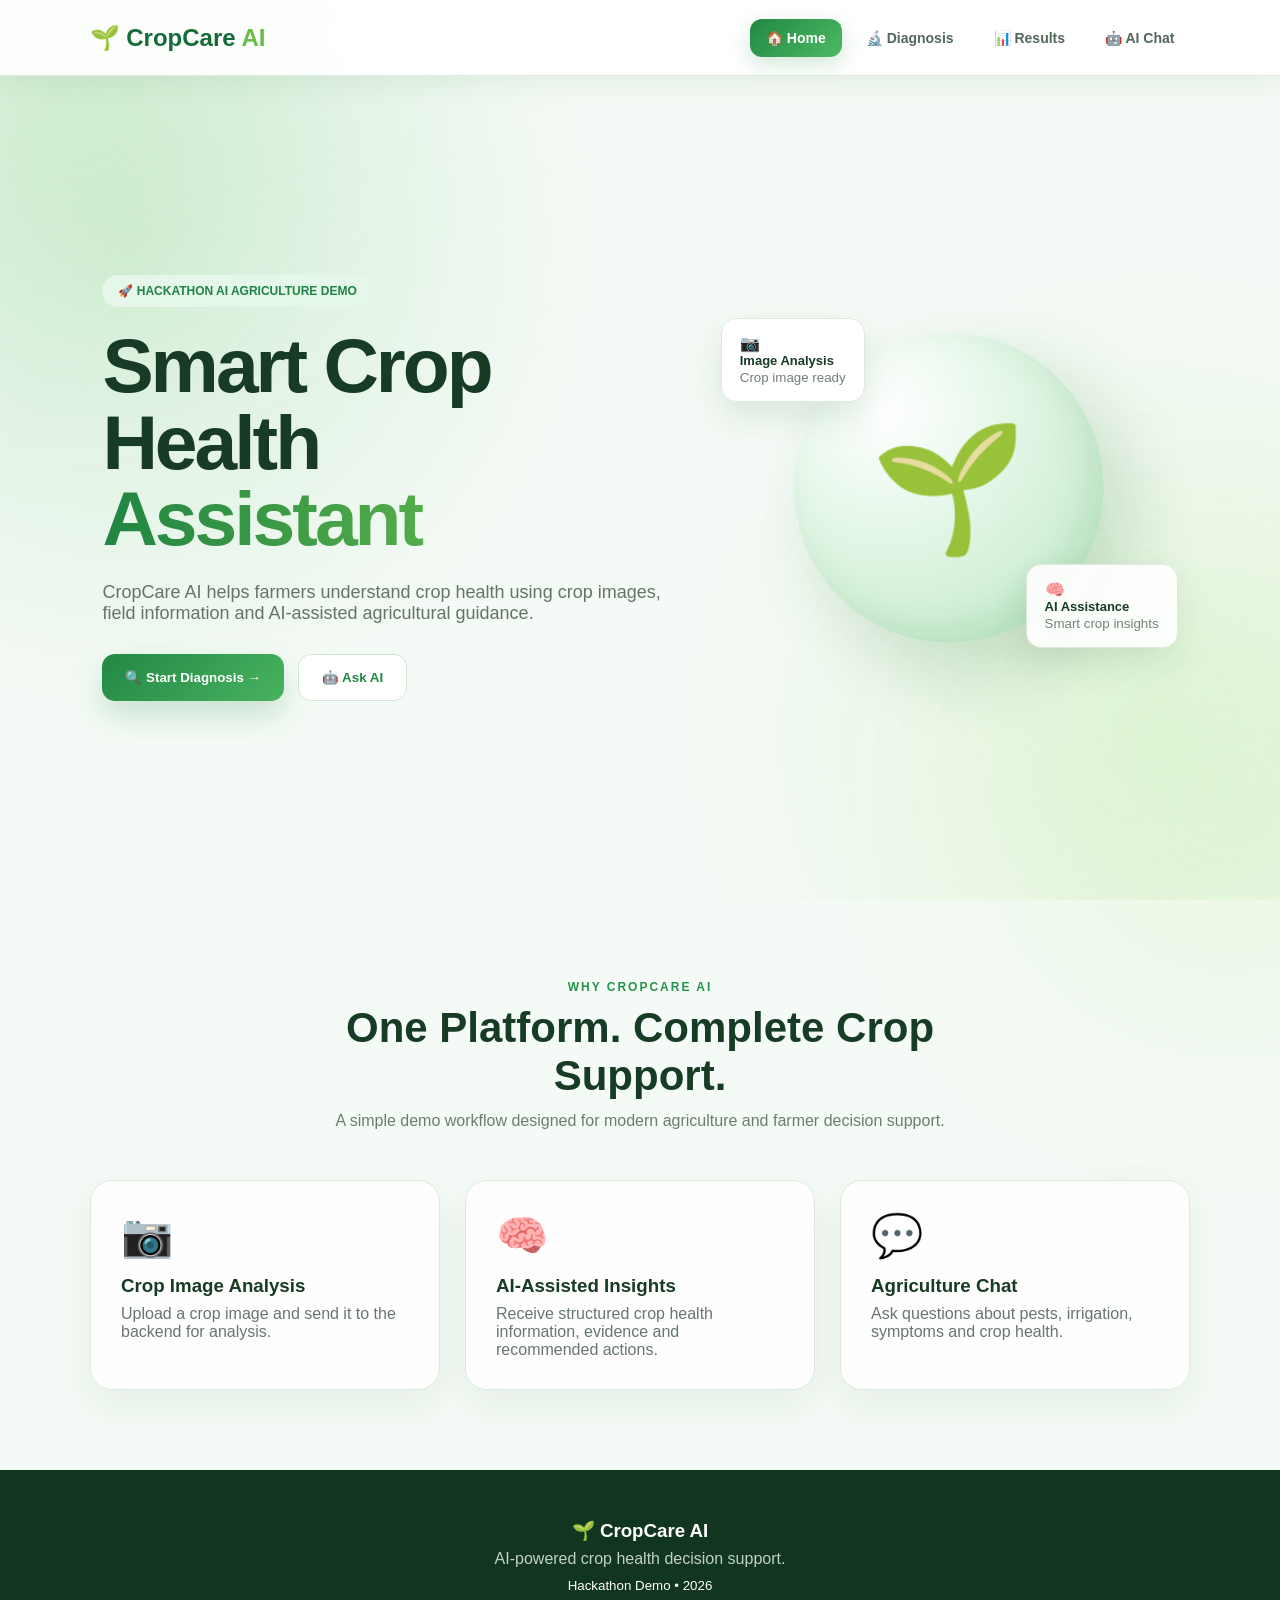
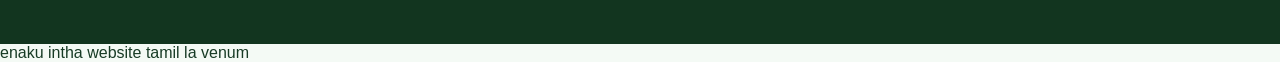
<file: crop-health/index.html>
<!DOCTYPE html>
<html lang="en">
<head>
<meta charset="UTF-8">
<meta name="viewport" content="width=device-width, initial-scale=1.0">

<title>CropCare AI | Smart Agriculture</title>

<style>
/* =========================================================
   CROPCARE AI - HACKATHON DEMO UI
========================================================= */

*{
    margin:0;
    padding:0;
    box-sizing:border-box;
}

html{
    scroll-behavior:smooth;
}

body{
    font-family:Inter,Arial,Helvetica,sans-serif;
    background:#f4faf5;
    color:#173b25;
    overflow-x:hidden;
}

/* =========================================================
   BACKGROUND
========================================================= */

body::before{
    content:"";
    position:fixed;
    width:420px;
    height:420px;
    border-radius:50%;
    background:#7cdb82;
    filter:blur(120px);
    opacity:.18;
    top:-120px;
    left:-150px;
    z-index:-1;
    animation:blob 8s ease-in-out infinite alternate;
}

body::after{
    content:"";
    position:fixed;
    width:400px;
    height:400px;
    border-radius:50%;
    background:#a5e76c;
    filter:blur(120px);
    opacity:.15;
    right:-150px;
    bottom:-100px;
    z-index:-1;
    animation:blob2 10s ease-in-out infinite alternate;
}

@keyframes blob{
    to{
        transform:translate(100px,120px) scale(1.2);
    }
}

@keyframes blob2{
    to{
        transform:translate(-100px,-100px) scale(1.15);
    }
}

/* =========================================================
   NAVBAR
========================================================= */

.navbar{
    position:fixed;
    top:0;
    left:0;
    width:100%;
    height:76px;
    padding:0 7%;
    display:flex;
    align-items:center;
    justify-content:space-between;
    background:rgba(255,255,255,.88);
    backdrop-filter:blur(20px);
    border-bottom:1px solid #dcebe0;
    box-shadow:0 8px 30px rgba(20,80,35,.07);
    z-index:9999;
}

.logo{
    font-size:24px;
    font-weight:900;
    color:#176b38;
    cursor:pointer;
}

.logo span{
    color:#67bb48;
}

.nav-links{
    display:flex;
    align-items:center;
    gap:8px;
}

.nav-links button{
    border:0;
    background:transparent;
    color:#53665a;
    padding:11px 16px;
    border-radius:12px;
    font-size:14px;
    font-weight:800;
    cursor:pointer;
    transition:.25s;
}

.nav-links button:hover{
    color:#208844;
    background:#edf8ef;
}

.nav-links button.active{
    color:white;
    background:linear-gradient(135deg,#218844,#4db963);
    box-shadow:0 7px 20px rgba(33,136,68,.2);
}

/* =========================================================
   MOBILE NAV
========================================================= */

@media(max-width:700px){

    .navbar{
        padding:0 15px;
    }

    .logo{
        font-size:18px;
    }

    .nav-links{
        gap:2px;
    }

    .nav-links button{
        padding:8px 7px;
        font-size:11px;
    }
}

/* =========================================================
   APP PAGE SYSTEM
========================================================= */

.page{
    display:none;
    min-height:100vh;
    padding-top:76px;
    animation:pageIn .45s ease;
}

.page.active{
    display:block;
}

@keyframes pageIn{
    from{
        opacity:0;
        transform:translateY(15px);
    }

    to{
        opacity:1;
        transform:translateY(0);
    }
}

/* =========================================================
   COMMON
========================================================= */

.container{
    max-width:1150px;
    margin:auto;
    padding:80px 25px;
}

.section-heading{
    text-align:center;
    max-width:750px;
    margin:0 auto 50px;
}

.section-heading .tag{
    color:#26944c;
    font-size:12px;
    font-weight:900;
    letter-spacing:2px;
    margin-bottom:10px;
}

.section-heading h1{
    font-size:clamp(38px,5vw,60px);
    line-height:1.05;
    margin-bottom:15px;
}

.section-heading h2{
    font-size:42px;
    margin-bottom:12px;
}

.section-heading p{
    color:#6d7c72;
}

/* =========================================================
   HOME
========================================================= */

.hero{
    min-height:calc(100vh - 76px);
    padding:70px 8%;
    display:grid;
    grid-template-columns:1.1fr .9fr;
    align-items:center;
    gap:60px;
    background:
        radial-gradient(circle at 10% 20%,rgba(88,190,100,.18),transparent 35%),
        radial-gradient(circle at 90% 80%,rgba(150,225,100,.15),transparent 35%);
}

.hero-content{
    max-width:680px;
}

.badge{
    display:inline-block;
    padding:9px 16px;
    border-radius:30px;
    background:#e4f7e8;
    color:#218347;
    font-size:12px;
    font-weight:900;
    margin-bottom:20px;
}

.hero h1{
    font-size:clamp(45px,6vw,78px);
    line-height:1;
    letter-spacing:-3px;
    margin-bottom:25px;
}

.hero h1 span{
    display:block;
    background:linear-gradient(90deg,#208542,#7ac94f);
    -webkit-background-clip:text;
    -webkit-text-fill-color:transparent;
}

.hero p{
    color:#65736a;
    font-size:18px;
    max-width:620px;
    margin-bottom:30px;
}

.hero-buttons{
    display:flex;
    gap:14px;
    flex-wrap:wrap;
}

.btn{
    border:0;
    padding:15px 23px;
    border-radius:13px;
    font-weight:900;
    cursor:pointer;
    text-decoration:none;
    display:inline-block;
    transition:.3s;
}

.btn-primary{
    color:white;
    background:linear-gradient(135deg,#218844,#49b360);
    box-shadow:0 15px 30px rgba(33,136,68,.2);
}

.btn-primary:hover{
    transform:translateY(-4px);
}

.btn-secondary{
    color:#218844;
    background:white;
    border:1px solid #d2e6d5;
}

.btn-secondary:hover{
    transform:translateY(-4px);
    background:#eef9f0;
}

/* =========================================================
   3D HERO
========================================================= */

.hero-visual{
    min-height:500px;
    display:flex;
    align-items:center;
    justify-content:center;
    position:relative;
    perspective:1000px;
}

.plant-3d{
    width:310px;
    height:310px;
    border-radius:50%;
    display:flex;
    align-items:center;
    justify-content:center;
    font-size:125px;
    background:
        radial-gradient(circle at 30% 25%,#ffffff,#dff5e3 45%,#bce7c5);
    box-shadow:
        25px 30px 70px rgba(25,100,45,.18),
        inset -15px -15px 35px rgba(30,120,50,.1);
    transform-style:preserve-3d;
    animation:plant3d 5s ease-in-out infinite;
}

@keyframes plant3d{
    0%,100%{
        transform:rotateY(-8deg) translateY(0);
    }

    50%{
        transform:rotateY(8deg) translateY(-15px);
    }
}

.floating-info{
    position:absolute;
    padding:15px 18px;
    border-radius:15px;
    background:rgba(255,255,255,.92);
    border:1px solid #dceade;
    box-shadow:0 15px 35px rgba(30,90,40,.12);
    animation:floatCard 4s ease-in-out infinite;
}

.floating-info strong{
    display:block;
    font-size:13px;
}

.floating-info small{
    color:#748178;
}

.info-one{
    top:80px;
    left:0;
}

.info-two{
    right:0;
    bottom:90px;
    animation-delay:1s;
}

@keyframes floatCard{
    50%{
        transform:translateY(-12px);
    }
}

/* =========================================================
   FEATURE CARDS
========================================================= */

.feature-grid{
    display:grid;
    grid-template-columns:repeat(3,1fr);
    gap:25px;
}

.feature-card{
    padding:30px;
    border-radius:22px;
    background:rgba(255,255,255,.8);
    border:1px solid #dceade;
    box-shadow:0 15px 40px rgba(30,80,40,.07);
    transition:.35s;
}

.feature-card:hover{
    transform:translateY(-10px) rotateX(2deg);
    box-shadow:0 25px 60px rgba(30,100,50,.13);
}

.feature-icon{
    font-size:42px;
    margin-bottom:15px;
}

.feature-card h3{
    margin-bottom:8px;
}

.feature-card p{
    color:#68766d;
}

/* =========================================================
   DIAGNOSIS
========================================================= */

.diagnosis-section{
    background:linear-gradient(135deg,#f4fbf5,#ffffff);
}

.diagnosis-grid{
    display:grid;
    grid-template-columns:1fr 1fr;
    gap:28px;
}

.card{
    background:rgba(255,255,255,.9);
    border:1px solid #dceade;
    border-radius:24px;
    padding:30px;
    box-shadow:0 20px 55px rgba(30,90,40,.08);
    transition:.35s;
}

.card:hover{
    transform:translateY(-6px);
    box-shadow:0 28px 70px rgba(30,100,50,.13);
}

.card h2{
    margin-bottom:8px;
}

.card-desc{
    color:#748078;
    margin-bottom:22px;
}

.upload-area{
    height:320px;
    border:2px dashed #b8d8be;
    border-radius:18px;
    background:#f8fcf8;
    display:flex;
    align-items:center;
    justify-content:center;
    text-align:center;
    cursor:pointer;
    overflow:hidden;
    transition:.3s;
}

.upload-area:hover,
.upload-area.drag-over{
    border-color:#38a358;
    background:#effaf1;
    transform:scale(1.01);
}

.upload-icon{
    font-size:58px;
    margin-bottom:10px;
}

.upload-area p{
    color:#77847b;
    font-size:13px;
}

#previewImage{
    display:none;
    width:100%;
    height:100%;
    object-fit:cover;
}

.form-group{
    margin-bottom:16px;
}

.form-group label{
    display:block;
    font-size:13px;
    font-weight:900;
    margin-bottom:7px;
}

.form-group input,
.form-group select,
.form-group textarea{
    width:100%;
    padding:13px;
    border:1px solid #d4e3d7;
    border-radius:11px;
    outline:none;
    background:#fcfffc;
    font:inherit;
}

.form-group textarea{
    min-height:105px;
    resize:vertical;
}

.form-group input:focus,
.form-group select:focus,
.form-group textarea:focus{
    border-color:#42a65c;
    box-shadow:0 0 0 4px rgba(66,166,92,.1);
}

.full-btn{
    width:100%;
    border:0;
    padding:15px;
    border-radius:12px;
    font-weight:900;
    cursor:pointer;
    transition:.3s;
}

.choose-btn{
    margin-top:18px;
    background:#e7f5ea;
    color:#20783d;
}

.analyze-btn{
    margin-top:10px;
    color:white;
    background:linear-gradient(135deg,#218844,#42ac5b);
    box-shadow:0 12px 25px rgba(33,136,68,.2);
}

.full-btn:hover{
    transform:translateY(-3px);
}

/* =========================================================
   RESULTS
========================================================= */

.results-section{
    background:
        radial-gradient(circle at 20% 20%,rgba(100,190,110,.1),transparent 35%),
        #f4faf5;
}

.result-grid{
    display:grid;
    grid-template-columns:1.2fr .8fr;
    gap:28px;
}

.result-header{
    display:flex;
    justify-content:space-between;
    gap:20px;
    margin-bottom:35px;
}

.result-label{
    color:#718078;
    font-size:12px;
    font-weight:900;
}

.status{
    height:max-content;
    padding:8px 15px;
    border-radius:30px;
    background:#fff0c7;
    color:#896800;
    font-size:13px;
    font-weight:900;
}

.confidence-title{
    display:flex;
    justify-content:space-between;
    margin-bottom:10px;
}

.progress{
    height:11px;
    border-radius:20px;
    background:#e3eee5;
    overflow:hidden;
}

.progress div{
    height:100%;
    width:0;
    background:linear-gradient(90deg,#218844,#78c94e);
    transition:width 1.2s ease;
}

.evidence{
    margin-top:30px;
}

.evidence h3{
    margin-bottom:15px;
}

.evidence ul{
    padding-left:20px;
    color:#637068;
}

.evidence li{
    margin-bottom:8px;
}

.action{
    display:flex;
    gap:15px;
    padding:16px 0;
    border-bottom:1px solid #edf2ed;
}

.action span{
    color:#29964e;
    font-weight:900;
}

.action p{
    color:#617068;
}

.warning{
    margin-top:25px;
    padding:17px 20px;
    border-radius:14px;
    background:#fff7dc;
    border:1px solid #f1dfa3;
    color:#715d1b;
}

/* =========================================================
   CHAT
========================================================= */

.chat-container{
    max-width:900px;
    margin:auto;
}

.chatbox{
    background:white;
    border:1px solid #dceade;
    border-radius:24px;
    overflow:hidden;
    box-shadow:0 25px 65px rgba(30,90,40,.1);
}

.chat-header{
    padding:20px 24px;
    background:linear-gradient(135deg,#1f8142,#43aa5d);
    color:white;
    display:flex;
    justify-content:space-between;
    font-weight:900;
}

.online{
    color:#c5f4cc;
    font-size:13px;
}

.messages{
    height:430px;
    overflow-y:auto;
    padding:25px;
    background:#f7fbf7;
}

.bot-message,
.user-message{
    max-width:75%;
    padding:13px 16px;
    border-radius:16px;
    margin-bottom:13px;
    font-size:14px;
}

.bot-message{
    background:#e5f4e8;
    color:#36543e;
}

.user-message{
    margin-left:auto;
    background:linear-gradient(135deg,#218844,#3ca85a);
    color:white;
}

.chat-input{
    display:flex;
    gap:10px;
    padding:15px;
    border-top:1px solid #e1e9e2;
}

.chat-input input{
    flex:1;
    padding:14px;
    border:1px solid #d3e2d6;
    border-radius:11px;
    outline:none;
    font:inherit;
}

.chat-input button{
    width:55px;
    border:0;
    border-radius:11px;
    background:#258b47;
    color:white;
    cursor:pointer;
    font-size:20px;
}

/* =========================================================
   FOOTER
========================================================= */

footer{
    text-align:center;
    padding:50px 20px;
    background:#12351f;
    color:white;
}

footer p{
    color:#bfd2c3;
    margin:8px 0;
}

/* =========================================================
   RESPONSIVE
========================================================= */

@media(max-width:850px){

    .hero,
    .diagnosis-grid,
    .result-grid{
        grid-template-columns:1fr;
    }

    .hero{
        text-align:center;
    }

    .hero p{
        margin-left:auto;
        margin-right:auto;
    }

    .hero-buttons{
        justify-content:center;
    }

    .feature-grid{
        grid-template-columns:1fr;
    }

    .hero-visual{
        min-height:400px;
    }
}

@media(max-width:600px){

    .container{
        padding:60px 18px;
    }

    .hero{
        padding:55px 18px;
    }

    .plant-3d{
        width:230px;
        height:230px;
        font-size:90px;
    }

    .floating-info{
        display:none;
    }

    .card{
        padding:20px;
    }

    .messages{
        height:400px;
    }

    .bot-message,
    .user-message{
        max-width:90%;
    }
}
</style>
</head>

<body>

<!-- =====================================================
     NAVBAR
===================================================== -->

<nav class="navbar">

    <div class="logo" onclick="showPage('home')">
        🌱 CropCare <span>AI</span>
    </div>

    <div class="nav-links">

        <button
            class="nav-btn active"
            data-page="home"
            onclick="showPage('home')">
            🏠 Home
        </button>

        <button
            class="nav-btn"
            data-page="diagnosis"
            onclick="showPage('diagnosis')">
            🔬 Diagnosis
        </button>

        <button
            class="nav-btn"
            data-page="results"
            onclick="showPage('results')">
            📊 Results
        </button>

        <button
            class="nav-btn"
            data-page="chat"
            onclick="showPage('chat')">
            🤖 AI Chat
        </button>

    </div>

</nav>


<!-- =====================================================
     HOME PAGE
===================================================== -->

<main id="home" class="page active">

<section class="hero">

    <div class="hero-content">

        <div class="badge">
            🚀 HACKATHON AI AGRICULTURE DEMO
        </div>

        <h1>
            Smart Crop Health
            <span>Assistant</span>
        </h1>

        <p>
            CropCare AI helps farmers understand crop health
            using crop images, field information and AI-assisted
            agricultural guidance.
        </p>

        <div class="hero-buttons">

            <button
                class="btn btn-primary"
                onclick="showPage('diagnosis')">
                🔍 Start Diagnosis →
            </button>

            <button
                class="btn btn-secondary"
                onclick="showPage('chat')">
                🤖 Ask AI
            </button>

        </div>

    </div>


    <div class="hero-visual">

        <div class="plant-3d">
            🌱
        </div>

        <div class="floating-info info-one">
            📷
            <strong>Image Analysis</strong>
            <small>Crop image ready</small>
        </div>

        <div class="floating-info info-two">
            🧠
            <strong>AI Assistance</strong>
            <small>Smart crop insights</small>
        </div>

    </div>

</section>


<section class="container">

    <div class="section-heading">

        <div class="tag">
            WHY CROPCARE AI
        </div>

        <h2>
            One Platform. Complete Crop Support.
        </h2>

        <p>
            A simple demo workflow designed for modern
            agriculture and farmer decision support.
        </p>

    </div>


    <div class="feature-grid">

        <div class="feature-card">

            <div class="feature-icon">
                📷
            </div>

            <h3>
                Crop Image Analysis
            </h3>

            <p>
                Upload a crop image and send it to the
                backend for analysis.
            </p>

        </div>


        <div class="feature-card">

            <div class="feature-icon">
                🧠
            </div>

            <h3>
                AI-Assisted Insights
            </h3>

            <p>
                Receive structured crop health information,
                evidence and recommended actions.
            </p>

        </div>


        <div class="feature-card">

            <div class="feature-icon">
                💬
            </div>

            <h3>
                Agriculture Chat
            </h3>

            <p>
                Ask questions about pests, irrigation,
                symptoms and crop health.
            </p>

        </div>

    </div>

</section>

</main>


<!-- =====================================================
     DIAGNOSIS PAGE
===================================================== -->

<main id="diagnosis" class="page diagnosis-section">

<section class="container">

    <div class="section-heading">

        <div class="tag">
            STEP 01 • CROP DIAGNOSIS
        </div>

        <h1>
            Check Your Crop
        </h1>

        <p>
            Upload your crop image and provide field details
            to start the AI-assisted assessment.
        </p>

    </div>


    <div class="diagnosis-grid">


        <!-- IMAGE -->

        <div class="card">

            <h2>
                📷 Crop Image
            </h2>

            <p class="card-desc">
                Upload JPG, PNG or WEBP image.
            </p>


            <div
                class="upload-area"
                id="uploadArea"
            >

                <div id="uploadContent">

                    <div class="upload-icon">
                        📸
                    </div>

                    <h3>
                        Drop Crop Image Here
                    </h3>

                    <p>
                        or click to select image
                    </p>

                    <p>
                        Maximum 10MB
                    </p>

                </div>


                <img
                    id="previewImage"
                    alt="Crop Preview"
                >

            </div>


            <input
                type="file"
                id="imageInput"
                accept="image/jpeg,image/png,image/webp"
                hidden
            >


            <button
                class="full-btn choose-btn"
                id="chooseImageBtn"
                type="button"
            >
                📁 Choose Image
            </button>

        </div>


        <!-- FORM -->

        <div class="card">

            <h2>
                🌾 Crop Details
            </h2>

            <p class="card-desc">
                Tell us about your crop and symptoms.
            </p>


            <div class="form-group">

                <label for="crop">
                    Crop Name
                </label>

                <select id="crop">

                    <option value="">
                        Select Crop
                    </option>

                    <option value="Rice">
                        🌾 Rice
                    </option>

                    <option value="Tomato">
                        🍅 Tomato
                    </option>

                    <option value="Wheat">
                        🌾 Wheat
                    </option>

                    <option value="Cotton">
                        🌿 Cotton
                    </option>

                    <option value="Maize">
                        🌽 Maize
                    </option>

                    <option value="Chilli">
                        🌶️ Chilli
                    </option>

                </select>

            </div>


            <div class="form-group">

                <label for="stage">
                    Growth Stage
                </label>

                <select id="stage">

                    <option value="">
                        Select Growth Stage
                    </option>

                    <option value="Seedling">
                        🌱 Seedling
                    </option>

                    <option value="Vegetative">
                        🌿 Vegetative
                    </option>

                    <option value="Flowering">
                        🌼 Flowering
                    </option>

                    <option value="Fruiting">
                        🍅 Fruiting
                    </option>

                    <option value="Harvest">
                        🌾 Harvest
                    </option>

                </select>

            </div>


            <div class="form-group">

                <label for="location">
                    Location
                </label>

                <input
                    id="location"
                    type="text"
                    placeholder="Example: Salem, Tamil Nadu"
                >

            </div>


            <div class="form-group">

                <label for="question">
                    Describe the Problem
                </label>

                <textarea
                    id="question"
                    placeholder="Example: Leaves are turning yellow after rain..."
                ></textarea>

            </div>


            <button
                class="full-btn analyze-btn"
                id="analyzeBtn"
                type="button"
            >
                🔍 Analyze Crop
            </button>

        </div>

    </div>

</section>

</main>


<!-- =====================================================
     RESULTS PAGE
===================================================== -->

<main id="results" class="page results-section">

<section class="container">

    <div class="section-heading">

        <div class="tag">
            STEP 02 • AI ANALYSIS
        </div>

        <h1>
            Crop Health Report
        </h1>

        <p>
            Your backend analysis results will appear here.
        </p>

    </div>


    <div class="result-grid">


        <div class="card">

            <div class="result-header">

                <div>

                    <div class="result-label">
                        POSSIBLE PROBLEM
                    </div>

                    <h2 id="diseaseResult">
                        —
                    </h2>

                </div>


                <div
                    class="status"
                    id="statusResult">
                    —
                </div>

            </div>


            <div>

                <div class="confidence-title">

                    <span>
                        AI Confidence
                    </span>

                    <strong id="confidenceValue">
                        0%
                    </strong>

                </div>


                <div class="progress">

                    <div
                        id="confidenceBar"
                        style="width:0%">
                    </div>

                </div>

            </div>


            <div class="evidence">

                <h3>
                    🔎 Supporting Evidence
                </h3>

                <ul id="evidenceList">

                    <li>
                        Waiting for crop analysis...
                    </li>

                </ul>

            </div>

        </div>


        <div class="card">

            <h2>
                💡 Recommended Actions
            </h2>

            <div id="actionsList">

                <div class="action">

                    <span>
                        01
                    </span>

                    <p>
                        Complete crop analysis first.
                    </p>

                </div>

            </div>

        </div>

    </div>


    <div class="warning">

        ⚠️
        <strong>Safety Notice:</strong>

        This AI result is a preliminary assessment,
        not a confirmed diagnosis. Verify the problem
        before applying chemical treatment.

    </div>


    <div style="text-align:center;margin-top:30px;">

        <button
            class="btn btn-primary"
            onclick="showPage('diagnosis')">
            ← New Diagnosis
        </button>

        <button
            class="btn btn-secondary"
            onclick="showPage('chat')">
            Ask AI Assistant →
        </button>

    </div>

</section>

</main>


<!-- =====================================================
     CHAT PAGE
===================================================== -->

<main id="chat" class="page">

<section class="container">

    <div class="section-heading">

        <div class="tag">
            STEP 03 • AI AGRICULTURE ASSISTANT
        </div>

        <h1>
            Ask Your Farming Question
        </h1>

        <p>
            Ask about crop symptoms, pests, irrigation
            and general crop health.
        </p>

    </div>


    <div class="chat-container">

        <div class="chatbox">


            <div class="chat-header">

                <div>
                    🤖 CropCare AI Assistant
                </div>

                <div class="online">
                    ● Online
                </div>

            </div>


            <div
                class="messages"
                id="messages">

                <div class="bot-message">

                    👋 Hello! I'm your CropCare AI assistant.

                    <br><br>

                    You can ask me about:

                    <br>
                    🌱 Crop health
                    <br>
                    🐛 Pests
                    <br>
                    💧 Irrigation
                    <br>
                    🌿 Plant symptoms

                </div>

            </div>


            <div class="chat-input">

                <input
                    type="text"
                    id="chatInput"
                    placeholder="Ask something about your crop..."
                    autocomplete="off"
                >

                <button
                    id="sendBtn"
                    type="button">
                    ➤
                </button>

            </div>

        </div>

    </div>

</section>

</main>


<!-- =====================================================
     FOOTER
===================================================== -->

<footer>

    <h3>
        🌱 CropCare AI
    </h3>

    <p>
        AI-powered crop health decision support.
    </p>

    <small>
        Hackathon Demo • 2026
    </small>

</footer>


<!-- =====================================================
     PAGE NAVIGATION
===================================================== -->

<script>

function showPage(pageId){

    const pages =
        document.querySelectorAll(".page");

    const navButtons =
        document.querySelectorAll(".nav-btn");


    pages.forEach(page => {

        page.classList.remove("active");

    });


    navButtons.forEach(button => {

        button.classList.remove("active");

    });


    const selectedPage =
        document.getElementById(pageId);

    if(selectedPage){

        selectedPage.classList.add("active");

    }


    const activeButton =
        document.querySelector(
            `.nav-btn[data-page="${pageId}"]`
        );

    if(activeButton){

        activeButton.classList.add("active");

    }


    window.scrollTo({
        top:0,
        behavior:"smooth"
    });


    history.replaceState(
        null,
        "",
        "#" + pageId
    );
}


/* Browser back / direct #page support */

window.addEventListener("load",()=>{

    const hash =
        window.location.hash.replace("#","");

    if(
        ["home","diagnosis","results","chat"]
        .includes(hash)
    ){

        showPage(hash);

    }

});


/* Browser back button */

window.addEventListener("popstate",()=>{

    const hash =
        window.location.hash.replace("#","")
        || "home";

    showPage(hash);

});

</script>


<!-- YOUR BACKEND JAVASCRIPT -->
<script src="script.js"></script>

</body>
</html>
   enaku intha website tamil la venum
</file>
